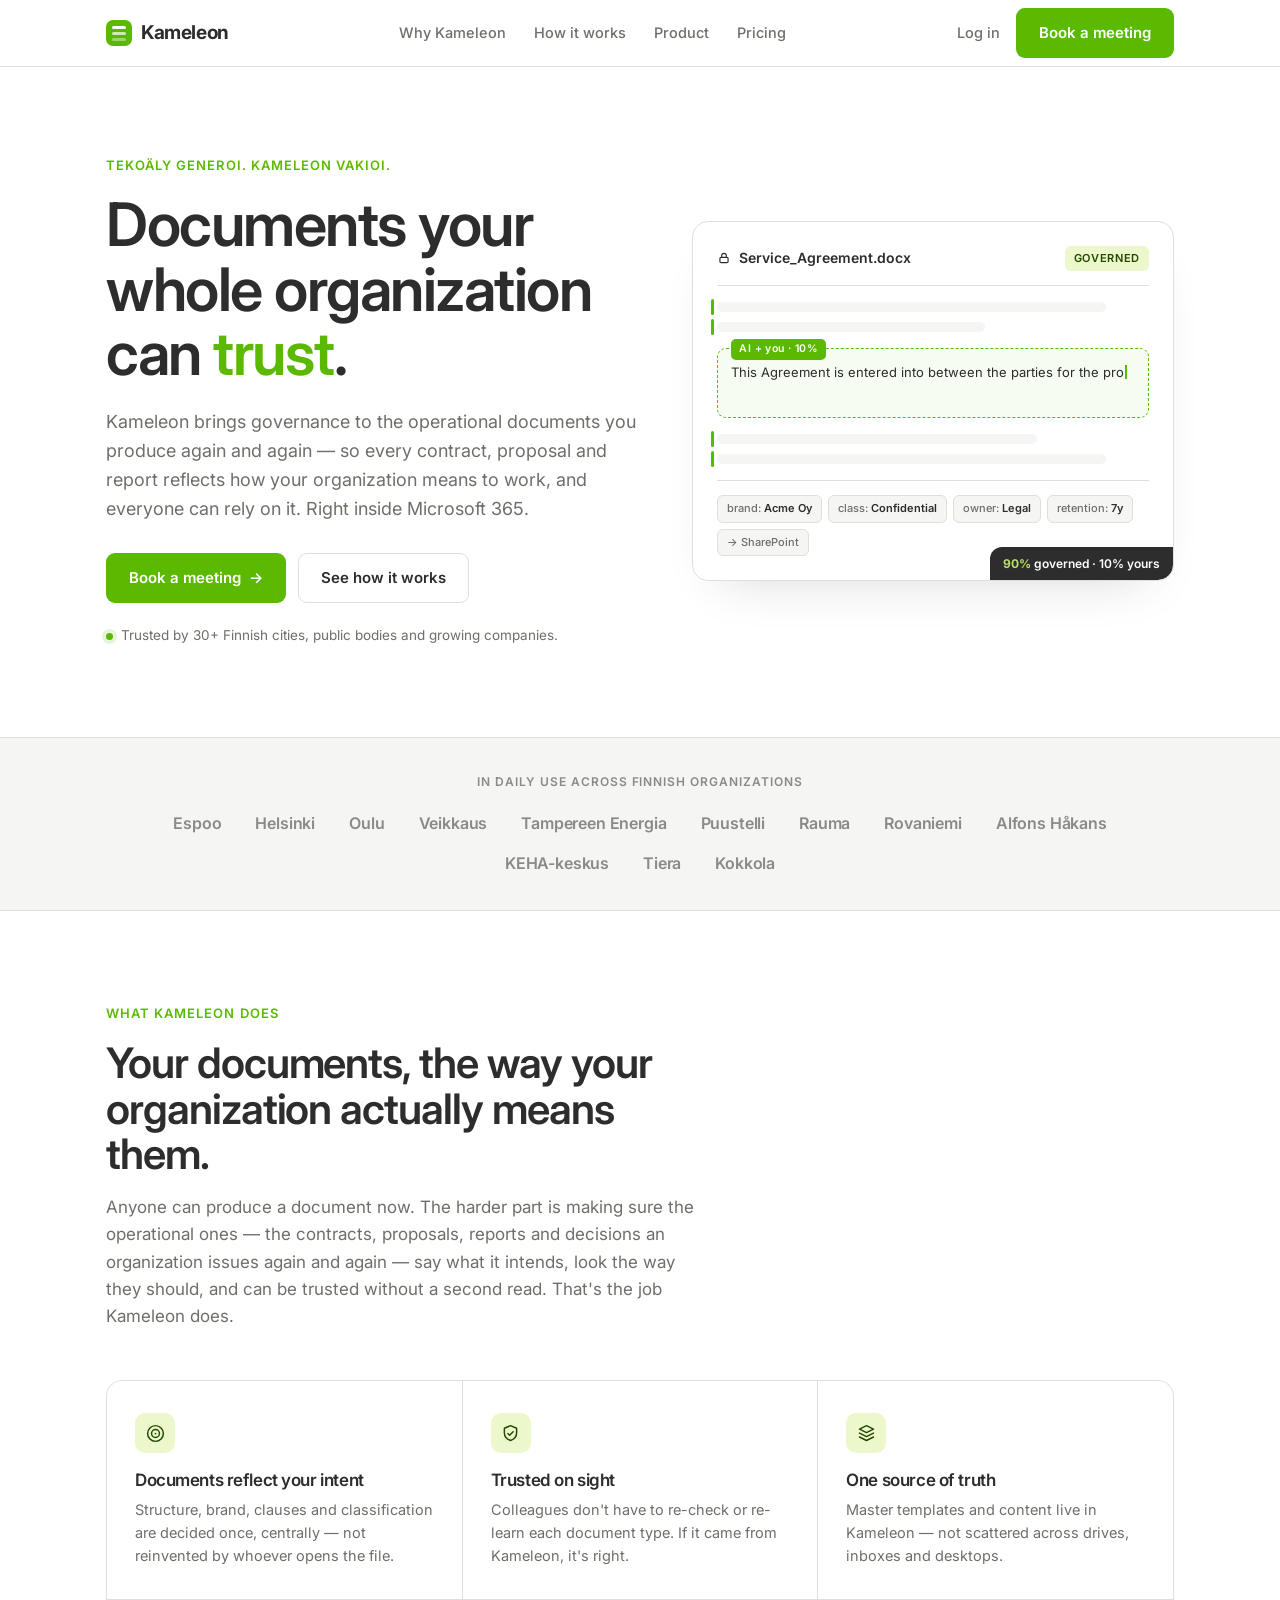
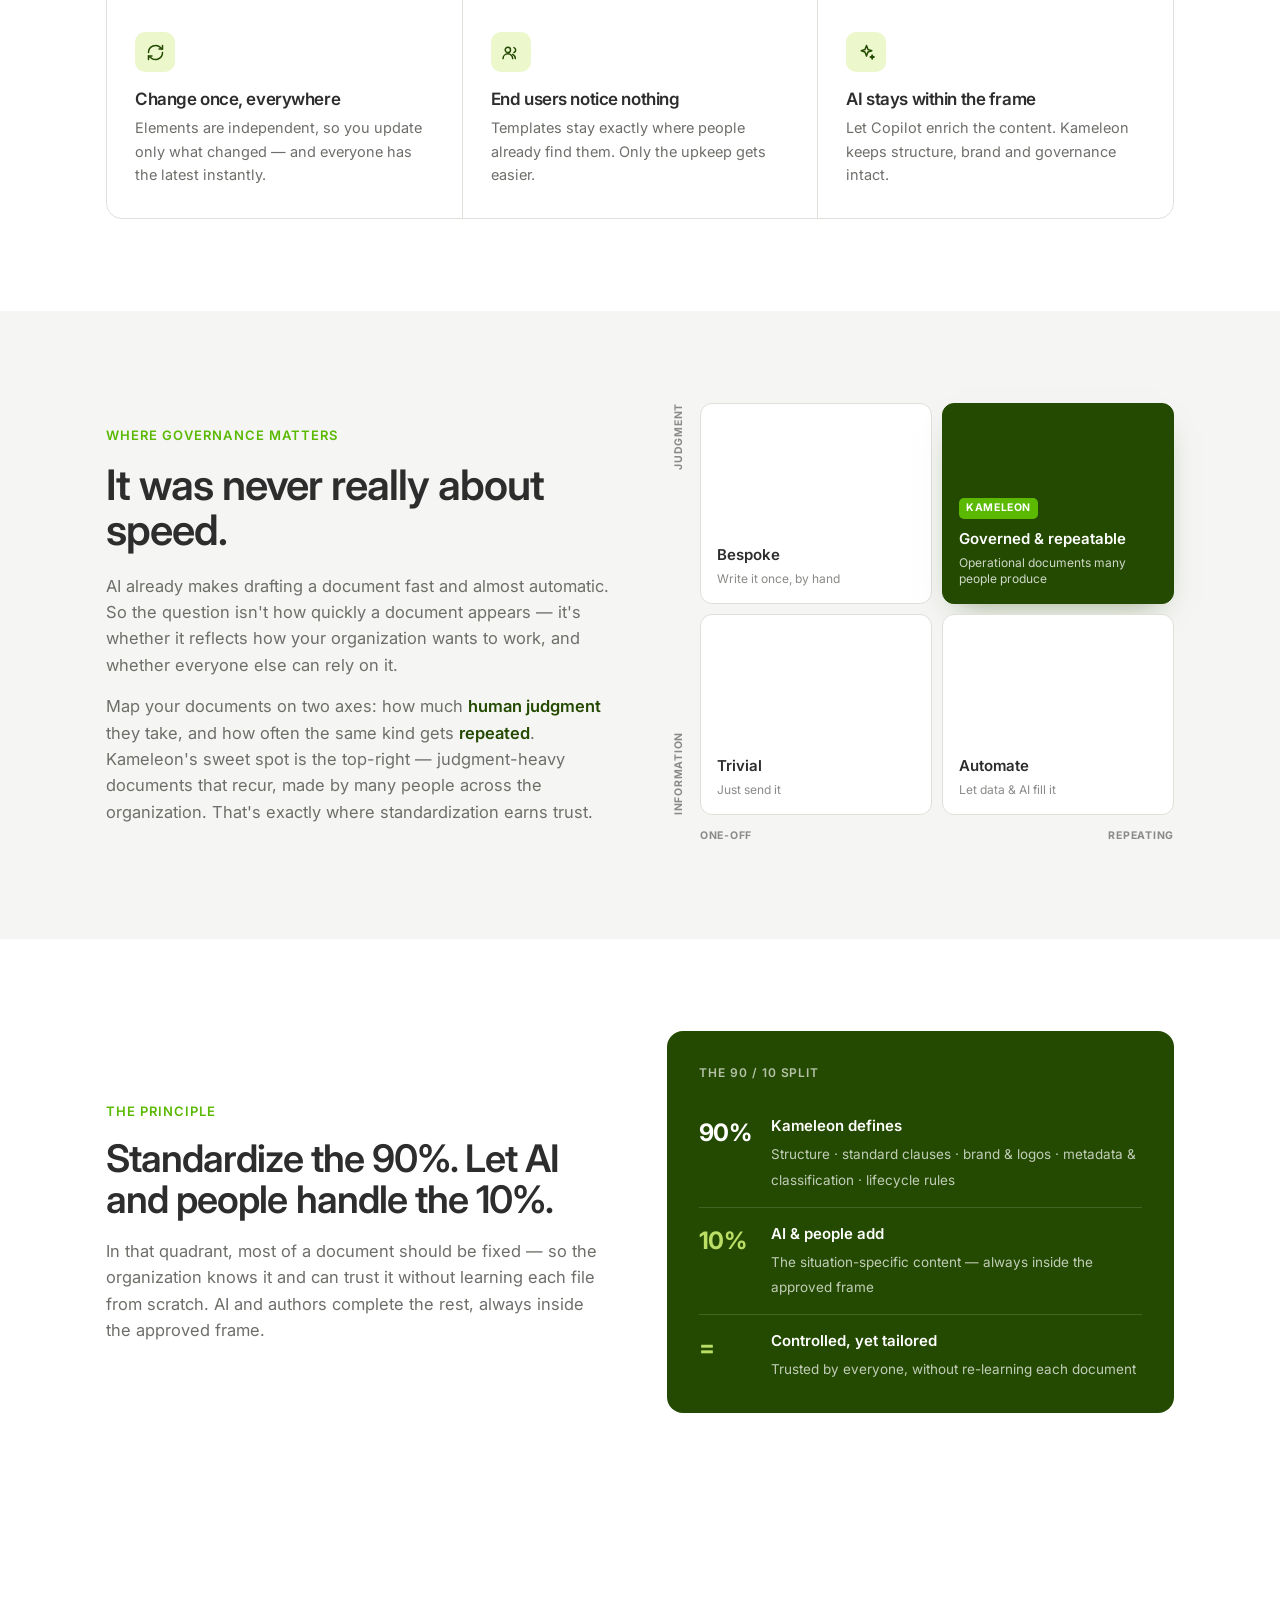
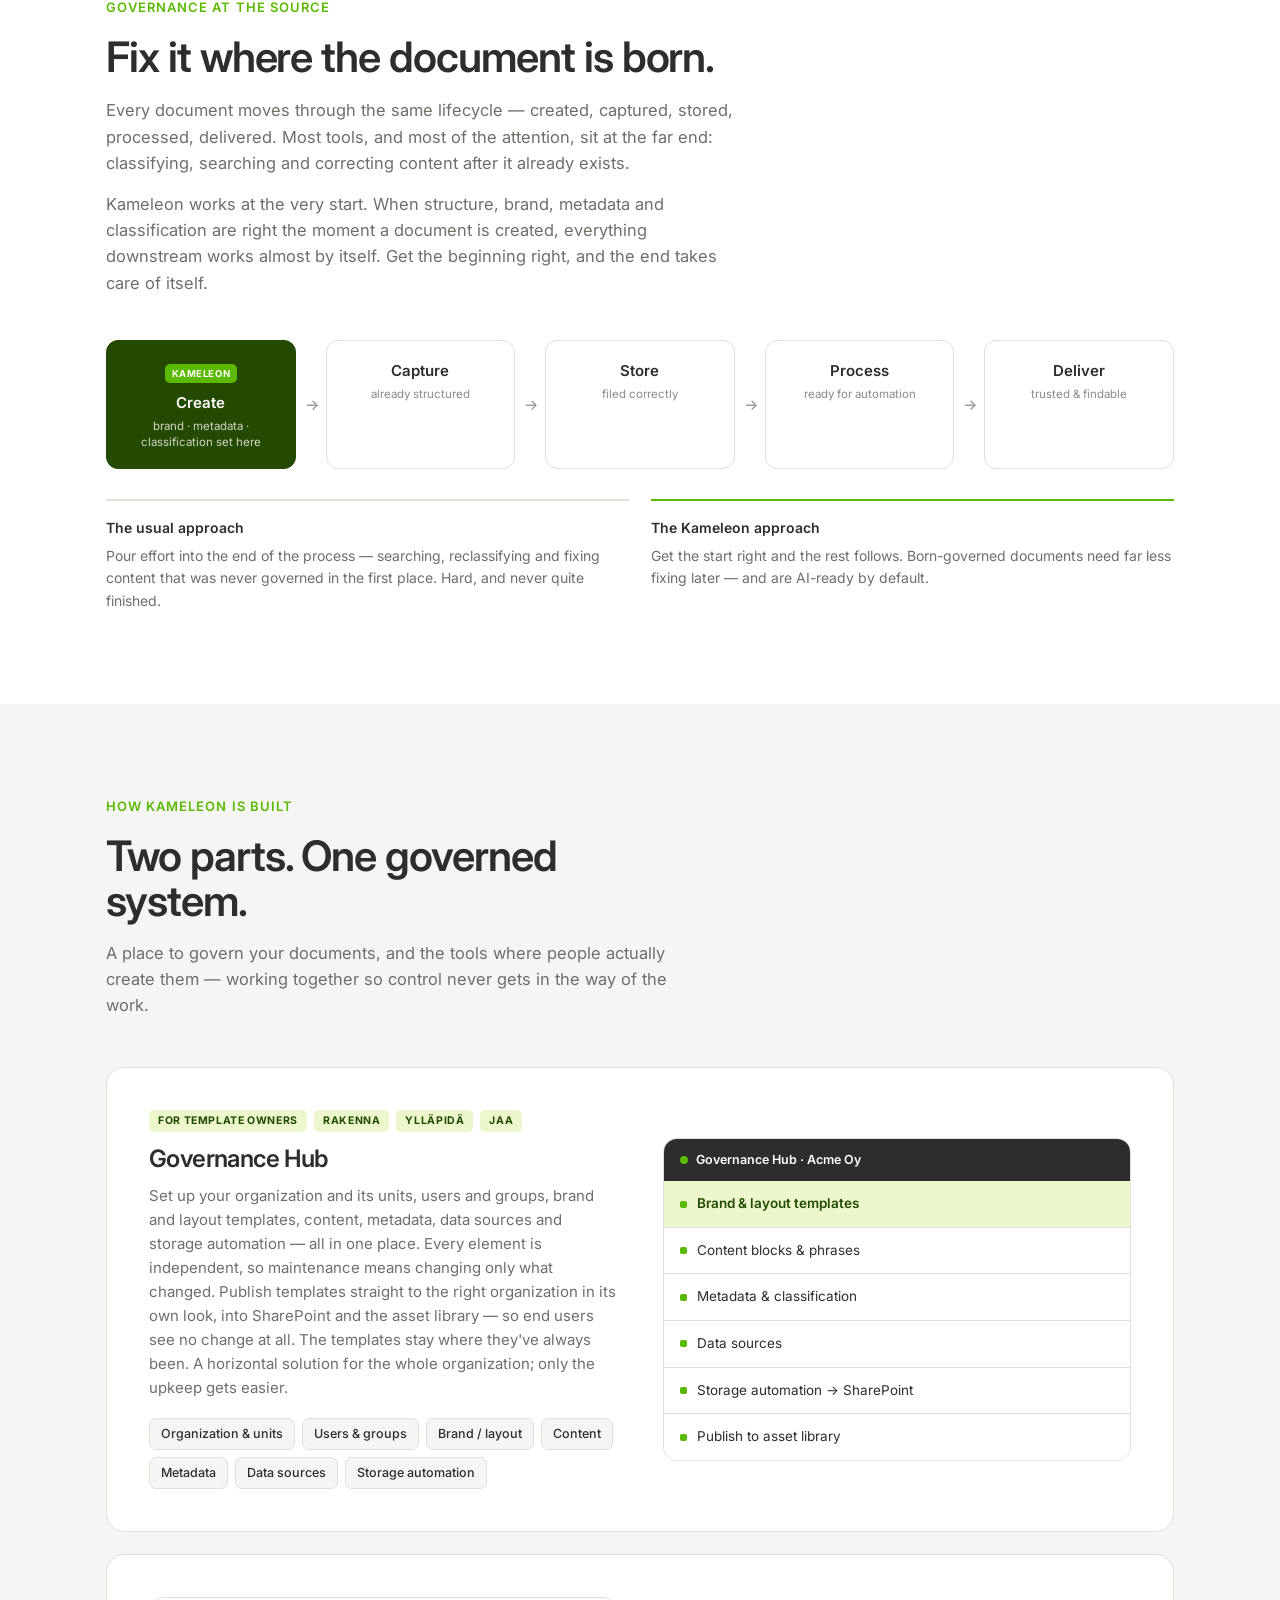
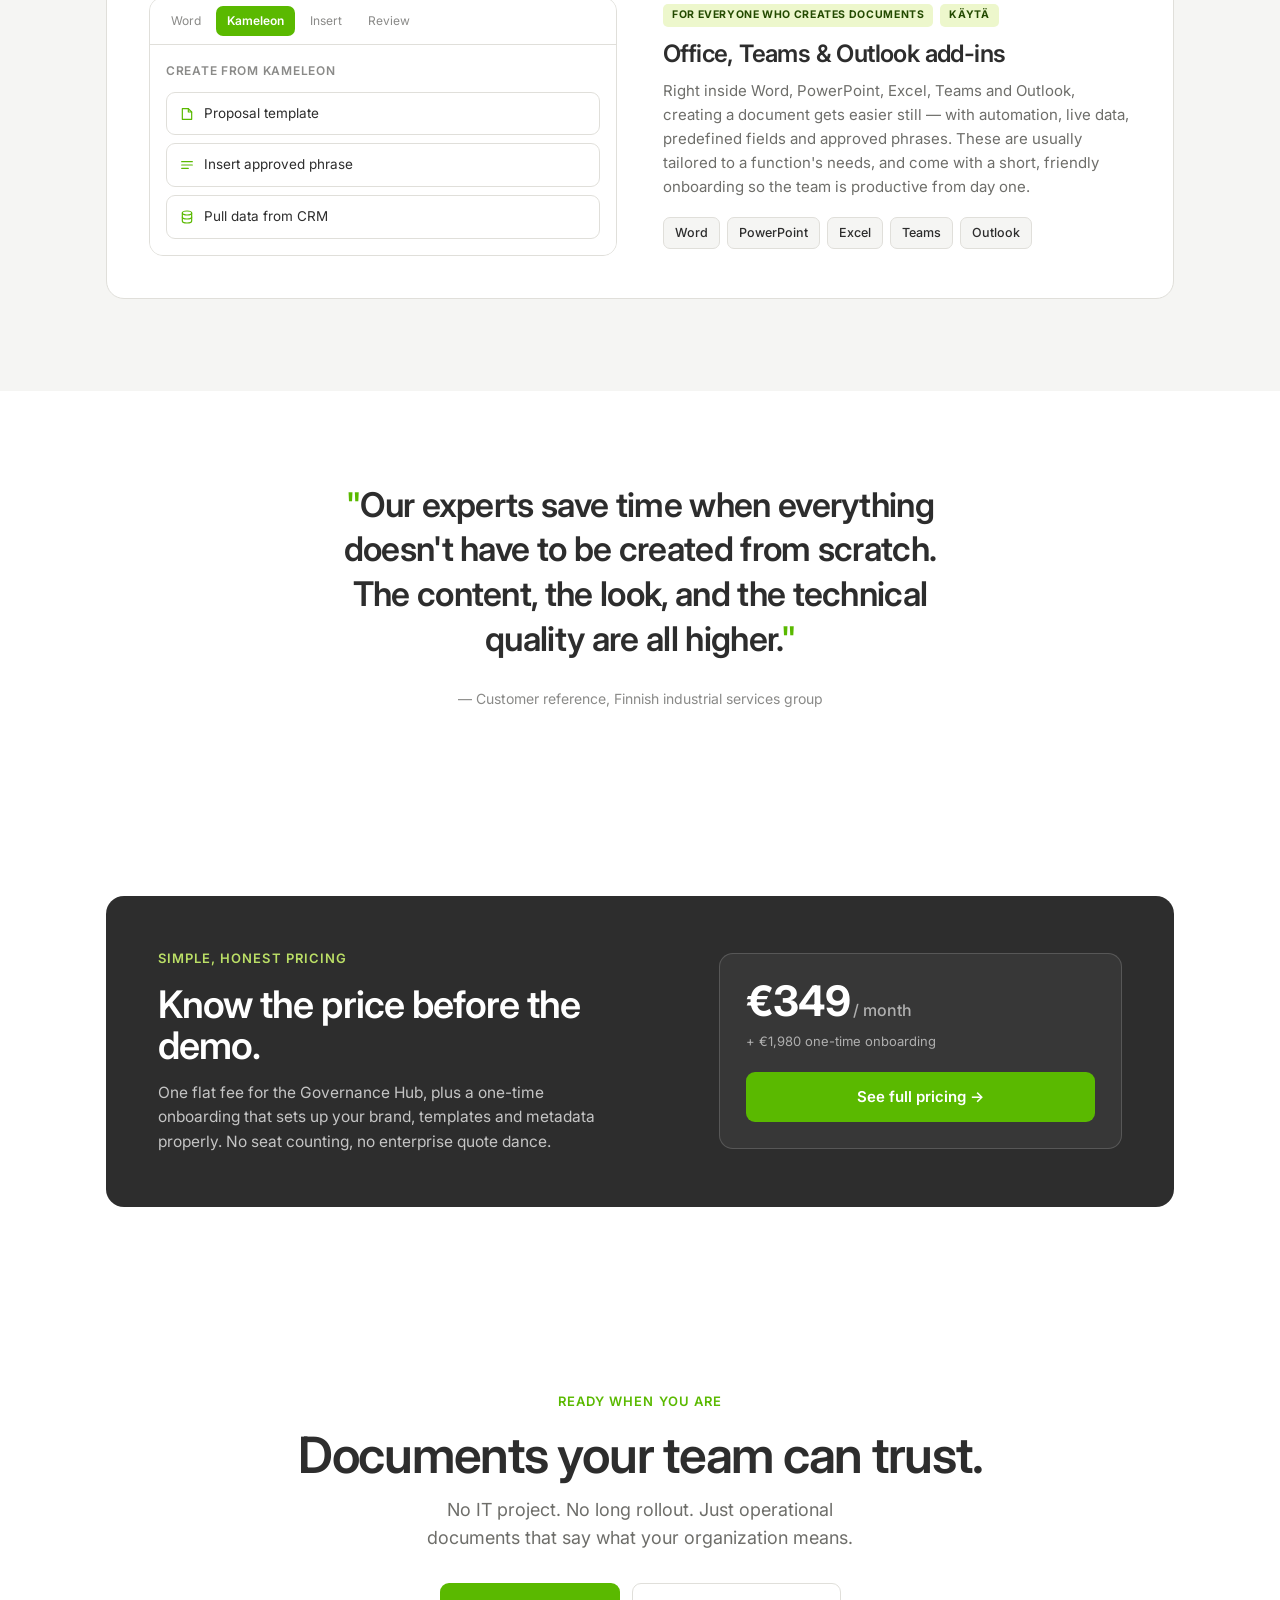
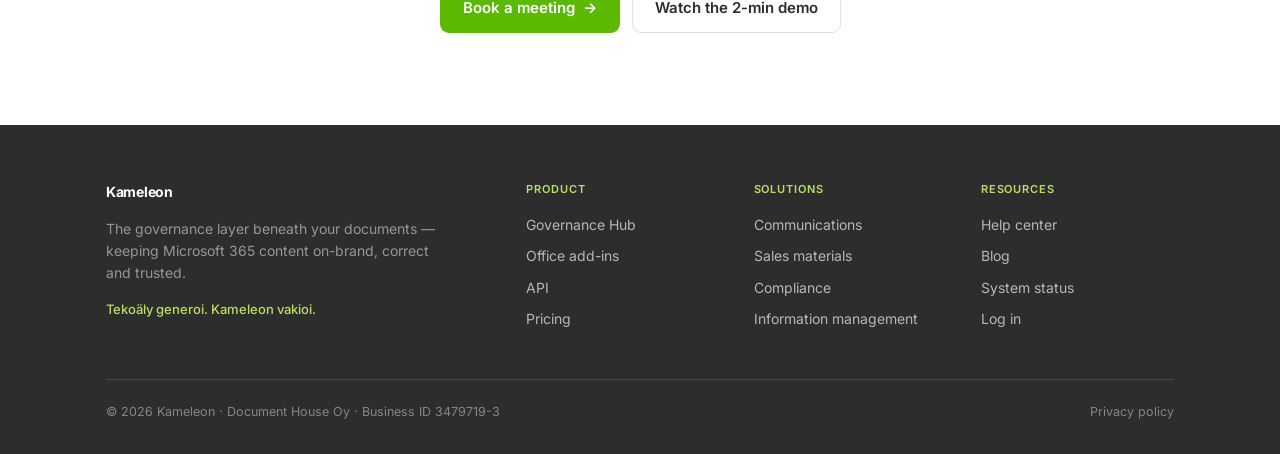
<file: kameleon-homepage_4.html>
<!DOCTYPE html>
<html lang="en">
<head>
<meta charset="UTF-8">
<meta name="viewport" content="width=device-width, initial-scale=1">
<title>Kameleon — Document Governance for Microsoft 365</title>
<link rel="preconnect" href="https://fonts.googleapis.com">
<link rel="preconnect" href="https://fonts.gstatic.com" crossorigin>
<link href="https://fonts.googleapis.com/css2?family=Inter:wght@400;500;600;700&display=swap" rel="stylesheet">
<style>
  :root{
    --green:#5AB900; --green-soft:#BBDF66; --forest:#234A00; --forest-mid:#3D8000; --tint:#EDF7CC;
    --ink:#2D2D2D; --muted:#6E6E6A; --secondary:#8A8A88;
    --bg:#FFFFFF; --surface:#F5F5F3; --line:#E0DFDA; --charcoal:#2D2D2D;
    --maxw:1120px;
  }
  *{box-sizing:border-box;margin:0;padding:0}
  html{scroll-behavior:smooth}
  body{font-family:'Inter',system-ui,-apple-system,sans-serif;color:var(--ink);background:var(--bg);line-height:1.6;-webkit-font-smoothing:antialiased;text-rendering:optimizeLegibility;overflow-x:hidden}
  h1,h2,h3{letter-spacing:-.025em;line-height:1.08;font-weight:600}
  a{color:inherit;text-decoration:none}
  .wrap{max-width:var(--maxw);margin:0 auto;padding:0 26px}
  section{padding:92px 0}
  .eyebrow{font-size:13px;text-transform:uppercase;letter-spacing:.08em;color:var(--green);font-weight:600;margin-bottom:16px;display:block}

  .btn{display:inline-flex;align-items:center;gap:8px;font-weight:600;font-size:15px;padding:12px 22px;border-radius:9px;transition:.16s ease;cursor:pointer;border:1px solid transparent}
  .btn-primary{background:var(--green);color:#fff}
  .btn-primary:hover{background:var(--forest-mid)}
  .btn-ghost{border-color:var(--line);color:var(--ink);background:#fff}
  .btn-ghost:hover{border-color:var(--forest-mid)}
  .btn-arrow{transition:transform .16s ease}.btn:hover .btn-arrow{transform:translateX(3px)}

  header.nav{position:sticky;top:0;z-index:50;background:rgba(255,255,255,.86);backdrop-filter:blur(10px);border-bottom:1px solid var(--line)}
  .nav-in{display:flex;align-items:center;justify-content:space-between;height:66px}
  .logo{display:flex;align-items:center;gap:9px;font-weight:700;font-size:19px;color:var(--ink);letter-spacing:-.02em}
  .logo-mark{width:26px;height:26px;border-radius:7px;background:var(--green);position:relative;flex:none}
  .logo-mark::after{content:"";position:absolute;inset:6px 6px auto 6px;height:3px;border-radius:2px;background:#fff;box-shadow:0 6px 0 rgba(255,255,255,.7),0 12px 0 rgba(255,255,255,.4)}
  .nav-links{display:flex;align-items:center;gap:28px;font-size:14.5px;font-weight:500;color:var(--muted)}
  .nav-links a:hover{color:var(--ink)}
  .nav-cta{display:flex;align-items:center;gap:16px}
  .nav-login{font-size:14.5px;font-weight:500;color:var(--muted)}
  @media(max-width:860px){.nav-links,.nav-login{display:none}}

  .hero{padding:88px 0 90px}
  .hero-grid{display:grid;grid-template-columns:1.05fr .95fr;gap:54px;align-items:center}
  .hero h1{font-size:clamp(38px,5vw,60px);font-weight:600;margin:6px 0 22px}
  .hero h1 .hl{color:var(--green)}
  .hero p.lede{font-size:18px;color:var(--muted);max-width:31em;margin-bottom:30px}
  .hero-cta{display:flex;gap:12px;flex-wrap:wrap}
  .hero-note{margin-top:22px;font-size:13.5px;color:var(--muted);display:flex;align-items:center;gap:8px}
  .dot{width:7px;height:7px;border-radius:50%;background:var(--green);display:inline-block;box-shadow:0 0 0 4px rgba(90,185,0,.15)}

  .doc{position:relative;background:#fff;border:1px solid var(--line);border-radius:16px;box-shadow:0 24px 48px -30px rgba(45,45,45,.22);padding:24px;overflow:hidden}
  .doc-top{display:flex;align-items:center;justify-content:space-between;border-bottom:1px solid var(--line);padding-bottom:14px;margin-bottom:16px}
  .doc-title{font-weight:600;font-size:14px;color:var(--ink);display:flex;align-items:center;gap:8px}
  .lock{width:14px;height:14px;flex:none}
  .doc-tag{font-size:11px;text-transform:uppercase;letter-spacing:.06em;padding:4px 9px;border-radius:6px;background:var(--tint);color:var(--forest);font-weight:600}
  .gov-line{height:10px;border-radius:5px;background:var(--surface);margin:10px 0;position:relative}
  .gov-line::after{content:"";position:absolute;left:-6px;top:50%;transform:translateY(-50%);width:3px;height:16px;background:var(--green);border-radius:2px}
  .gov-line.w1{width:62%}.gov-line.w2{width:90%}.gov-line.w3{width:74%}
  .ai-zone{margin:16px 0;border:1.5px dashed var(--green);border-radius:9px;background:rgba(90,185,0,.05);padding:13px 13px 15px;position:relative}
  .ai-badge{position:absolute;top:-10px;left:13px;background:var(--green);color:#fff;font-size:10.5px;font-weight:600;letter-spacing:.04em;padding:2px 8px;border-radius:5px}
  .ai-text{font-size:13px;color:var(--ink);min-height:40px}
  .ai-cursor{display:inline-block;width:2px;height:14px;background:var(--green);vertical-align:-2px;margin-left:1px;animation:blink 1s step-end infinite}
  @keyframes blink{50%{opacity:0}}
  .doc-meta{display:flex;flex-wrap:wrap;gap:6px;margin-top:16px;padding-top:14px;border-top:1px solid var(--line)}
  .meta-chip{font-size:11px;color:var(--muted);background:var(--surface);border:1px solid var(--line);padding:4px 9px;border-radius:6px;font-weight:500}
  .meta-chip b{color:var(--ink);font-weight:600}
  .ratio{position:absolute;right:0;bottom:0;background:var(--charcoal);color:#fff;font-weight:600;font-size:12px;padding:7px 13px;border-radius:12px 0 15px 0}
  .ratio b{color:var(--green-soft)}
  @media(max-width:860px){.hero-grid{grid-template-columns:1fr;gap:38px}.doc{order:-1}}

  .trust{border-top:1px solid var(--line);border-bottom:1px solid var(--line);background:var(--surface);padding:34px 0}
  .trust-label{text-align:center;font-size:12px;text-transform:uppercase;letter-spacing:.08em;color:var(--secondary);margin-bottom:20px;font-weight:600}
  .logos{display:flex;flex-wrap:wrap;justify-content:center;gap:14px 34px}
  .logos span{font-weight:600;font-size:16px;color:var(--secondary);letter-spacing:-.01em}

  /* benefits */
  .ben .lead{max-width:38em;margin-bottom:50px}
  .ben h2{font-size:clamp(28px,3.6vw,42px);font-weight:600;margin-bottom:18px;max-width:16em}
  .ben .lead p{font-size:17px;color:var(--muted)}
  .ben-grid{display:grid;grid-template-columns:repeat(3,1fr);gap:1px;background:var(--line);border:1px solid var(--line);border-radius:16px;overflow:hidden}
  .ben-cell{background:var(--bg);padding:32px 28px}
  .ben-cell:hover{background:var(--surface)}
  .ben-ic{width:40px;height:40px;border-radius:10px;background:var(--tint);display:flex;align-items:center;justify-content:center;margin-bottom:18px;color:var(--forest)}
  .ben-ic svg{width:21px;height:21px}
  .ben-cell h3{font-size:17px;font-weight:600;margin-bottom:8px;color:var(--ink)}
  .ben-cell p{font-size:14.5px;color:var(--muted)}
  @media(max-width:860px){.ben-grid{grid-template-columns:1fr}}

  /* matrix */
  .mtx{background:var(--surface)}
  .mtx-grid{display:grid;grid-template-columns:1fr 1fr;gap:56px;align-items:center}
  .mtx h2{font-size:clamp(28px,3.6vw,42px);font-weight:600;margin-bottom:20px}
  .mtx p{font-size:16.5px;color:var(--muted);max-width:34em}.mtx p+p{margin-top:15px}
  .mtx p .em{color:var(--forest);font-weight:600}
  .matrix{display:grid;grid-template-columns:22px 1fr;grid-template-rows:1fr 22px;gap:10px}
  .m-ylab{grid-column:1;grid-row:1;display:flex;flex-direction:column;justify-content:space-between;align-items:center}
  .m-ylab span{writing-mode:vertical-rl;transform:rotate(180deg);font-size:10.5px;text-transform:uppercase;letter-spacing:.07em;color:var(--secondary);font-weight:700}
  .m-grid{grid-column:2;grid-row:1;display:grid;grid-template-columns:1fr 1fr;grid-template-rows:1fr 1fr;gap:10px;aspect-ratio:1.15/1}
  .m-cell{border:1px solid var(--line);border-radius:12px;padding:16px;display:flex;flex-direction:column;justify-content:flex-end;background:var(--bg);font-weight:600;font-size:15px;color:var(--ink);min-height:104px}
  .m-cell small{font-weight:400;color:var(--secondary);font-size:12px;margin-top:4px;line-height:1.35}
  .m-cell.hot{background:var(--forest);border-color:var(--forest);color:#fff;box-shadow:0 14px 30px -16px rgba(35,74,0,.5)}
  .m-cell.hot small{color:rgba(255,255,255,.78)}
  .m-cell.hot .tagme{display:inline-block;font-size:10.5px;text-transform:uppercase;letter-spacing:.06em;background:var(--green);color:#fff;padding:2px 7px;border-radius:5px;margin-bottom:8px;align-self:flex-start;font-weight:700}
  .m-xlab{grid-column:2;grid-row:2;display:flex;justify-content:space-between;align-items:center}
  .m-xlab span{font-size:10.5px;text-transform:uppercase;letter-spacing:.07em;color:var(--secondary);font-weight:700}
  @media(max-width:860px){.mtx-grid{grid-template-columns:1fr;gap:36px}}

  /* 90/10 principle */
  .prin-grid{display:grid;grid-template-columns:1fr 1fr;gap:54px;align-items:center}
  .prin h2{font-size:clamp(26px,3.3vw,38px);font-weight:600;margin-bottom:18px}
  .prin p{font-size:16.5px;color:var(--muted);max-width:34em}
  .split-card{background:var(--forest);border-radius:16px;padding:32px;color:#fff}
  .split-card .sc-h{font-size:12px;text-transform:uppercase;letter-spacing:.08em;opacity:.66;margin-bottom:18px;font-weight:600}
  .sc-row{display:flex;align-items:flex-start;gap:14px;padding:14px 0;border-bottom:1px solid rgba(255,255,255,.14)}
  .sc-row:last-child{border-bottom:none;padding-bottom:0}
  .sc-key{font-weight:700;font-size:24px;flex:none;width:58px;letter-spacing:-.03em}
  .sc-key.g{color:var(--green-soft)}
  .sc-body strong{display:block;font-size:15px;margin-bottom:3px;font-weight:600}
  .sc-body span{font-size:13.5px;color:rgba(255,255,255,.72)}
  @media(max-width:860px){.prin-grid{grid-template-columns:1fr;gap:34px}}

  /* governance at the source */
  .source-head{max-width:40em;margin-bottom:44px}
  .source-head h2{font-size:clamp(28px,3.6vw,42px);font-weight:600;margin-bottom:18px}
  .source-head p{font-size:16.5px;color:var(--muted)}
  .source-head p+p{margin-top:14px}
  .flow{display:flex;align-items:stretch;gap:30px;flex-wrap:nowrap}
  .phase{flex:1;border:1px solid var(--line);border-radius:12px;background:var(--bg);padding:18px 14px;text-align:center;position:relative}
  .phase+.phase::before{content:"→";position:absolute;left:-22px;top:50%;transform:translateY(-50%);color:var(--secondary);font-size:15px}
  .phase .pn{font-weight:600;font-size:15px;color:var(--ink)}
  .phase .pc{font-size:11.5px;color:var(--secondary);margin-top:4px;line-height:1.35}
  .phase.first{background:var(--forest);border-color:var(--forest)}
  .phase.first .pn{color:#fff}
  .phase.first .pc{color:rgba(255,255,255,.78)}
  .phase.first .ptag{display:inline-block;font-size:9.5px;text-transform:uppercase;letter-spacing:.06em;background:var(--green);color:#fff;font-weight:700;padding:2px 7px;border-radius:5px;margin-bottom:8px}
  .flow-cap{display:flex;gap:22px;margin-top:30px}
  .flow-col{flex:1;border-top:2px solid var(--line);padding-top:16px}
  .flow-col.good{border-top-color:var(--green)}
  .flow-col h4{font-size:14px;font-weight:600;color:var(--ink);margin-bottom:5px;letter-spacing:0}
  .flow-col p{font-size:14px;color:var(--muted)}
  @media(max-width:860px){.flow{flex-wrap:wrap;gap:10px}.phase{flex:1 1 44%}.phase+.phase::before{display:none}.flow-cap{flex-direction:column;gap:18px}}

  /* features: two parts */
  .parts{background:var(--surface)}
  .parts-head{max-width:36em;margin-bottom:48px}
  .parts-head h2{font-size:clamp(28px,3.6vw,42px);font-weight:600;margin-bottom:16px}
  .parts-head p{font-size:16.5px;color:var(--muted)}
  .part{display:grid;grid-template-columns:1fr 1fr;gap:46px;align-items:center;background:var(--bg);border:1px solid var(--line);border-radius:18px;padding:42px;margin-bottom:22px}
  .part:last-child{margin-bottom:0}
  .part-steps{display:flex;gap:7px;flex-wrap:wrap;margin-bottom:14px}
  .part-steps span{font-size:10.5px;text-transform:uppercase;letter-spacing:.06em;font-weight:700;color:var(--forest);background:var(--tint);padding:3px 9px;border-radius:5px}
  .part h3{font-size:24px;font-weight:600;margin-bottom:12px;color:var(--ink)}
  .part p{font-size:15px;color:var(--muted);margin-bottom:18px}
  .chips{display:flex;flex-wrap:wrap;gap:7px}
  .chips span{font-size:12.5px;color:var(--ink);background:var(--surface);border:1px solid var(--line);padding:5px 11px;border-radius:7px;font-weight:500}
  .part.flip .part-visual{order:-1}
  @media(max-width:860px){.part{grid-template-columns:1fr;gap:28px;padding:30px}.part.flip .part-visual{order:0}}

  /* mocks */
  .mock{border:1px solid var(--line);border-radius:14px;background:var(--surface);overflow:hidden}
  .mock-top{background:var(--charcoal);color:#fff;font-size:12.5px;font-weight:600;padding:11px 16px;display:flex;align-items:center;gap:8px}
  .mock-dot{width:8px;height:8px;border-radius:50%;background:var(--green)}
  .hub-row{display:flex;align-items:center;gap:10px;padding:12px 16px;border-bottom:1px solid var(--line);font-size:13.5px;color:var(--ink);background:#fff}
  .hub-row:last-child{border-bottom:none}
  .hub-row .hd{width:7px;height:7px;border-radius:2px;background:var(--green);flex:none}
  .hub-row.active{background:var(--tint);font-weight:600;color:var(--forest)}
  .ribbon{display:flex;gap:4px;background:#fff;border-bottom:1px solid var(--line);padding:8px 10px}
  .ribbon span{font-size:12px;color:var(--secondary);padding:5px 11px;border-radius:7px}
  .ribbon span.on{background:var(--green);color:#fff;font-weight:600}
  .pane{padding:16px;background:#fff}
  .pane-h{font-size:12px;text-transform:uppercase;letter-spacing:.06em;color:var(--secondary);font-weight:600;margin-bottom:12px}
  .pane-item{display:flex;align-items:center;gap:9px;font-size:13.5px;color:var(--ink);padding:10px 12px;border:1px solid var(--line);border-radius:9px;margin-bottom:8px}
  .pane-item:last-child{margin-bottom:0}
  .pane-item .pi{width:16px;height:16px;color:var(--green);flex:none}

  /* quote */
  .quote{text-align:center}
  .quote blockquote{font-weight:600;font-size:clamp(23px,3vw,34px);line-height:1.32;max-width:18em;margin:0 auto 24px;color:var(--ink);letter-spacing:-.02em}
  .quote blockquote .qm{color:var(--green)}
  .quote cite{font-style:normal;font-size:14px;color:var(--secondary)}

  /* pricing */
  .price{background:var(--charcoal);color:#fff;border-radius:18px;padding:52px;display:grid;grid-template-columns:1.3fr 1fr;gap:38px;align-items:center}
  .price .eyebrow{color:var(--green-soft)}
  .price h2{font-size:clamp(26px,3.2vw,38px);font-weight:600;margin-bottom:14px}
  .price p{color:rgba(255,255,255,.72);font-size:15.5px;max-width:30em}
  .price-box{background:rgba(255,255,255,.05);border:1px solid rgba(255,255,255,.16);border-radius:14px;padding:26px}
  .price-amt{font-size:42px;font-weight:700;line-height:1;letter-spacing:-.03em}
  .price-amt small{font-size:16px;color:rgba(255,255,255,.6);font-weight:500;letter-spacing:0}
  .price-sub{font-size:13px;color:rgba(255,255,255,.6);margin:9px 0 20px}
  .price .btn-primary{background:var(--green);color:#fff;width:100%;justify-content:center}
  .price .btn-primary:hover{background:#66cc00}
  @media(max-width:860px){.price{grid-template-columns:1fr;padding:34px}}

  .final{text-align:center}
  .final h2{font-size:clamp(30px,4.2vw,50px);font-weight:600;margin-bottom:14px}
  .final p{font-size:18px;color:var(--muted);max-width:26em;margin:0 auto 30px}
  .final .hero-cta{justify-content:center}

  footer{background:var(--charcoal);color:rgba(255,255,255,.66);padding:56px 0 32px;font-size:14px}
  .foot-grid{display:grid;grid-template-columns:2fr 1fr 1fr 1fr;gap:34px;padding-bottom:40px;border-bottom:1px solid rgba(255,255,255,.12)}
  .foot-grid h4{font-size:11px;text-transform:uppercase;letter-spacing:.08em;color:var(--green-soft);margin-bottom:15px;font-weight:600}
  .foot-grid a{display:block;color:rgba(255,255,255,.66);margin-bottom:9px;font-size:14px}
  .foot-grid a:hover{color:#fff}
  .foot-brand .logo{color:#fff;margin-bottom:14px}
  .foot-brand .logo .logo-mark::after{background:var(--charcoal);box-shadow:0 6px 0 var(--charcoal),0 12px 0 rgba(45,45,45,.6)}
  .foot-brand p{font-size:14px;color:rgba(255,255,255,.5);max-width:24em}
  .foot-tag{font-size:13px;color:var(--green-soft);margin-top:14px;font-weight:500}
  .foot-bot{display:flex;justify-content:space-between;flex-wrap:wrap;gap:12px;padding-top:22px;font-size:12.5px;color:rgba(255,255,255,.42)}
  @media(max-width:860px){.foot-grid{grid-template-columns:1fr 1fr}}

  @media(prefers-reduced-motion:reduce){*{animation:none!important;transition:none!important}}
</style>
</head>
<body>

<header class="nav">
  <div class="wrap nav-in">
    <a class="logo" href="#"><span class="logo-mark"></span>Kameleon</a>
    <nav class="nav-links">
      <a href="#benefits">Why Kameleon</a>
      <a href="#how">How it works</a>
      <a href="#parts">Product</a>
      <a href="#pricing">Pricing</a>
    </nav>
    <div class="nav-cta">
      <a class="nav-login" href="#">Log in</a>
      <a class="btn btn-primary" href="#cta">Book a meeting</a>
    </div>
  </div>
</header>

<!-- HERO -->
<section class="hero">
  <div class="wrap hero-grid">
    <div>
      <span class="eyebrow">Tekoäly generoi. Kameleon vakioi.</span>
      <h1>Documents your whole organization can <span class="hl">trust</span>.</h1>
      <p class="lede">Kameleon brings governance to the operational documents you produce again and again — so every contract, proposal and report reflects how your organization means to work, and everyone can rely on it. Right inside Microsoft 365.</p>
      <div class="hero-cta">
        <a class="btn btn-primary" href="#cta">Book a meeting <span class="btn-arrow">→</span></a>
        <a class="btn btn-ghost" href="#benefits">See how it works</a>
      </div>
      <div class="hero-note"><span class="dot"></span> Trusted by 30+ Finnish cities, public bodies and growing companies.</div>
    </div>
    <div class="doc" aria-hidden="true">
      <div class="doc-top">
        <div class="doc-title">
          <svg class="lock" viewBox="0 0 24 24" fill="none" stroke="#2D2D2D" stroke-width="2"><rect x="5" y="11" width="14" height="9" rx="2"/><path d="M8 11V8a4 4 0 0 1 8 0v3"/></svg>
          Service_Agreement.docx
        </div>
        <div class="doc-tag">Governed</div>
      </div>
      <div class="gov-line w2"></div>
      <div class="gov-line w1"></div>
      <div class="ai-zone">
        <span class="ai-badge">AI + you · 10%</span>
        <div class="ai-text"><span id="aiText"></span><span class="ai-cursor"></span></div>
      </div>
      <div class="gov-line w3"></div>
      <div class="gov-line w2"></div>
      <div class="doc-meta">
        <span class="meta-chip">brand: <b>Acme Oy</b></span>
        <span class="meta-chip">class: <b>Confidential</b></span>
        <span class="meta-chip">owner: <b>Legal</b></span>
        <span class="meta-chip">retention: <b>7y</b></span>
        <span class="meta-chip">→ SharePoint</span>
      </div>
      <div class="ratio"><b>90%</b> governed · 10% yours</div>
    </div>
  </div>
</section>

<!-- TRUST -->
<div class="trust">
  <div class="trust-label">In daily use across Finnish organizations</div>
  <div class="wrap logos">
    <span>Espoo</span><span>Helsinki</span><span>Oulu</span><span>Veikkaus</span><span>Tampereen Energia</span><span>Puustelli</span><span>Rauma</span><span>Rovaniemi</span><span>Alfons Håkans</span><span>KEHA-keskus</span><span>Tiera</span><span>Kokkola</span>
  </div>
</div>

<!-- BENEFITS / mental image first -->
<section class="ben" id="benefits">
  <div class="wrap">
    <div class="lead">
      <span class="eyebrow">What Kameleon does</span>
      <h2>Your documents, the way your organization actually means them.</h2>
      <p>Anyone can produce a document now. The harder part is making sure the operational ones — the contracts, proposals, reports and decisions an organization issues again and again — say what it intends, look the way they should, and can be trusted without a second read. That's the job Kameleon does.</p>
    </div>
    <div class="ben-grid">
      <div class="ben-cell">
        <div class="ben-ic"><svg viewBox="0 0 24 24" fill="none" stroke="currentColor" stroke-width="1.7" stroke-linecap="round" stroke-linejoin="round"><circle cx="12" cy="12" r="9"/><circle cx="12" cy="12" r="4.5"/><circle cx="12" cy="12" r="1" fill="currentColor" stroke="none"/></svg></div>
        <h3>Documents reflect your intent</h3>
        <p>Structure, brand, clauses and classification are decided once, centrally — not reinvented by whoever opens the file.</p>
      </div>
      <div class="ben-cell">
        <div class="ben-ic"><svg viewBox="0 0 24 24" fill="none" stroke="currentColor" stroke-width="1.7" stroke-linecap="round" stroke-linejoin="round"><path d="M12 3l7 3v5c0 4.5-3 7.5-7 9-4-1.5-7-4.5-7-9V6l7-3z"/><path d="M9 12l2 2 4-4"/></svg></div>
        <h3>Trusted on sight</h3>
        <p>Colleagues don't have to re-check or re-learn each document type. If it came from Kameleon, it's right.</p>
      </div>
      <div class="ben-cell">
        <div class="ben-ic"><svg viewBox="0 0 24 24" fill="none" stroke="currentColor" stroke-width="1.7" stroke-linecap="round" stroke-linejoin="round"><path d="M12 3l8 4-8 4-8-4 8-4z"/><path d="M4 11.5l8 4 8-4"/><path d="M4 16l8 4 8-4"/></svg></div>
        <h3>One source of truth</h3>
        <p>Master templates and content live in Kameleon — not scattered across drives, inboxes and desktops.</p>
      </div>
      <div class="ben-cell">
        <div class="ben-ic"><svg viewBox="0 0 24 24" fill="none" stroke="currentColor" stroke-width="1.7" stroke-linecap="round" stroke-linejoin="round"><path d="M4 12a8 8 0 0 1 13.7-5.6L20 8"/><path d="M20 4v4h-4"/><path d="M20 12a8 8 0 0 1-13.7 5.6L4 16"/><path d="M4 20v-4h4"/></svg></div>
        <h3>Change once, everywhere</h3>
        <p>Elements are independent, so you update only what changed — and everyone has the latest instantly.</p>
      </div>
      <div class="ben-cell">
        <div class="ben-ic"><svg viewBox="0 0 24 24" fill="none" stroke="currentColor" stroke-width="1.7" stroke-linecap="round" stroke-linejoin="round"><circle cx="9" cy="9" r="3"/><path d="M3.5 19a5.5 5.5 0 0 1 11 0"/><path d="M16 6.4a3 3 0 0 1 0 5.6"/><path d="M17.5 19a5.5 5.5 0 0 0-3-4.9"/></svg></div>
        <h3>End users notice nothing</h3>
        <p>Templates stay exactly where people already find them. Only the upkeep gets easier.</p>
      </div>
      <div class="ben-cell">
        <div class="ben-ic"><svg viewBox="0 0 24 24" fill="none" stroke="currentColor" stroke-width="1.7" stroke-linecap="round" stroke-linejoin="round"><path d="M12 4l1.7 4.6L18 10l-4.3 1.4L12 16l-1.7-4.6L6 10l4.3-1.4L12 4z"/><path d="M18.5 15l.6 1.6 1.6.6-1.6.6-.6 1.6-.6-1.6-1.6-.6 1.6-.6.6-1.6z"/></svg></div>
        <h3>AI stays within the frame</h3>
        <p>Let Copilot enrich the content. Kameleon keeps structure, brand and governance intact.</p>
      </div>
    </div>
  </div>
</section>

<!-- MATRIX: the argument -->
<section class="mtx" id="how">
  <div class="wrap mtx-grid">
    <div>
      <span class="eyebrow">Where governance matters</span>
      <h2>It was never really about speed.</h2>
      <p>AI already makes drafting a document fast and almost automatic. So the question isn't how quickly a document appears — it's whether it reflects how your organization wants to work, and whether everyone else can rely on it.</p>
      <p>Map your documents on two axes: how much <span class="em">human judgment</span> they take, and how often the same kind gets <span class="em">repeated</span>. Kameleon's sweet spot is the top-right — judgment-heavy documents that recur, made by many people across the organization. That's exactly where standardization earns trust.</p>
    </div>
    <div class="matrix" aria-hidden="true">
      <div class="m-ylab"><span>Judgment</span><span>Information</span></div>
      <div class="m-grid">
        <div class="m-cell">Bespoke<small>Write it once, by hand</small></div>
        <div class="m-cell hot"><span class="tagme">Kameleon</span>Governed &amp; repeatable<small>Operational documents many people produce</small></div>
        <div class="m-cell">Trivial<small>Just send it</small></div>
        <div class="m-cell">Automate<small>Let data &amp; AI fill it</small></div>
      </div>
      <div class="m-xlab"><span>One-off</span><span>Repeating</span></div>
    </div>
  </div>
</section>

<!-- 90/10 principle -->
<section class="prin">
  <div class="wrap prin-grid">
    <div>
      <span class="eyebrow">The principle</span>
      <h2>Standardize the 90%. Let AI and people handle the 10%.</h2>
      <p>In that quadrant, most of a document should be fixed — so the organization knows it and can trust it without learning each file from scratch. AI and authors complete the rest, always inside the approved frame.</p>
    </div>
    <div class="split-card">
      <div class="sc-h">The 90 / 10 split</div>
      <div class="sc-row"><div class="sc-key">90%</div><div class="sc-body"><strong>Kameleon defines</strong><span>Structure · standard clauses · brand &amp; logos · metadata &amp; classification · lifecycle rules</span></div></div>
      <div class="sc-row"><div class="sc-key g">10%</div><div class="sc-body"><strong>AI &amp; people add</strong><span>The situation-specific content — always inside the approved frame</span></div></div>
      <div class="sc-row"><div class="sc-key g">=</div><div class="sc-body"><strong>Controlled, yet tailored</strong><span>Trusted by everyone, without re-learning each document</span></div></div>
    </div>
  </div>
</section>

<!-- GOVERNANCE AT THE SOURCE -->
<section class="source">
  <div class="wrap">
    <div class="source-head">
      <span class="eyebrow">Governance at the source</span>
      <h2>Fix it where the document is born.</h2>
      <p>Every document moves through the same lifecycle — created, captured, stored, processed, delivered. Most tools, and most of the attention, sit at the far end: classifying, searching and correcting content after it already exists.</p>
      <p>Kameleon works at the very start. When structure, brand, metadata and classification are right the moment a document is created, everything downstream works almost by itself. Get the beginning right, and the end takes care of itself.</p>
    </div>
    <div class="flow" aria-hidden="true">
      <div class="phase first"><span class="ptag">Kameleon</span><div class="pn">Create</div><div class="pc">brand · metadata · classification set here</div></div>
      <div class="phase"><div class="pn">Capture</div><div class="pc">already structured</div></div>
      <div class="phase"><div class="pn">Store</div><div class="pc">filed correctly</div></div>
      <div class="phase"><div class="pn">Process</div><div class="pc">ready for automation</div></div>
      <div class="phase"><div class="pn">Deliver</div><div class="pc">trusted &amp; findable</div></div>
    </div>
    <div class="flow-cap">
      <div class="flow-col"><h4>The usual approach</h4><p>Pour effort into the end of the process — searching, reclassifying and fixing content that was never governed in the first place. Hard, and never quite finished.</p></div>
      <div class="flow-col good"><h4>The Kameleon approach</h4><p>Get the start right and the rest follows. Born-governed documents need far less fixing later — and are AI-ready by default.</p></div>
    </div>
  </div>
</section>

<!-- FEATURES: two parts -->
<section class="parts" id="parts">
  <div class="wrap">
    <div class="parts-head">
      <span class="eyebrow">How Kameleon is built</span>
      <h2>Two parts. One governed system.</h2>
      <p>A place to govern your documents, and the tools where people actually create them — working together so control never gets in the way of the work.</p>
    </div>

    <!-- Part 1 -->
    <div class="part">
      <div>
        <div class="part-steps"><span>For template owners</span><span>Rakenna</span><span>Ylläpidä</span><span>Jaa</span></div>
        <h3>Governance Hub</h3>
        <p>Set up your organization and its units, users and groups, brand and layout templates, content, metadata, data sources and storage automation — all in one place. Every element is independent, so maintenance means changing only what changed. Publish templates straight to the right organization in its own look, into SharePoint and the asset library — so end users see no change at all. The templates stay where they've always been. A horizontal solution for the whole organization; only the upkeep gets easier.</p>
        <div class="chips"><span>Organization &amp; units</span><span>Users &amp; groups</span><span>Brand / layout</span><span>Content</span><span>Metadata</span><span>Data sources</span><span>Storage automation</span></div>
      </div>
      <div class="part-visual">
        <div class="mock">
          <div class="mock-top"><span class="mock-dot"></span> Governance Hub · Acme Oy</div>
          <div class="hub-row active"><span class="hd"></span> Brand &amp; layout templates</div>
          <div class="hub-row"><span class="hd"></span> Content blocks &amp; phrases</div>
          <div class="hub-row"><span class="hd"></span> Metadata &amp; classification</div>
          <div class="hub-row"><span class="hd"></span> Data sources</div>
          <div class="hub-row"><span class="hd"></span> Storage automation → SharePoint</div>
          <div class="hub-row"><span class="hd"></span> Publish to asset library</div>
        </div>
      </div>
    </div>

    <!-- Part 2 -->
    <div class="part flip">
      <div>
        <div class="part-steps"><span>For everyone who creates documents</span><span>Käytä</span></div>
        <h3>Office, Teams &amp; Outlook add-ins</h3>
        <p>Right inside Word, PowerPoint, Excel, Teams and Outlook, creating a document gets easier still — with automation, live data, predefined fields and approved phrases. These are usually tailored to a function's needs, and come with a short, friendly onboarding so the team is productive from day one.</p>
        <div class="chips"><span>Word</span><span>PowerPoint</span><span>Excel</span><span>Teams</span><span>Outlook</span></div>
      </div>
      <div class="part-visual">
        <div class="mock">
          <div class="ribbon"><span>Word</span><span class="on">Kameleon</span><span>Insert</span><span>Review</span></div>
          <div class="pane">
            <div class="pane-h">Create from Kameleon</div>
            <div class="pane-item"><svg class="pi" viewBox="0 0 24 24" fill="none" stroke="currentColor" stroke-width="1.8" stroke-linecap="round" stroke-linejoin="round"><path d="M5 4h9l5 5v11H5z"/><path d="M14 4v5h5"/></svg> Proposal template</div>
            <div class="pane-item"><svg class="pi" viewBox="0 0 24 24" fill="none" stroke="currentColor" stroke-width="1.8" stroke-linecap="round" stroke-linejoin="round"><path d="M4 7h16M4 12h16M4 17h10"/></svg> Insert approved phrase</div>
            <div class="pane-item"><svg class="pi" viewBox="0 0 24 24" fill="none" stroke="currentColor" stroke-width="1.8" stroke-linecap="round" stroke-linejoin="round"><ellipse cx="12" cy="6" rx="7" ry="3"/><path d="M5 6v6c0 1.7 3.1 3 7 3s7-1.3 7-3V6"/><path d="M5 12v6c0 1.7 3.1 3 7 3s7-1.3 7-3v-6"/></svg> Pull data from CRM</div>
          </div>
        </div>
      </div>
    </div>
  </div>
</section>

<!-- QUOTE -->
<section class="quote">
  <div class="wrap">
    <blockquote><span class="qm">"</span>Our experts save time when everything doesn't have to be created from scratch. The content, the look, and the technical quality are all higher.<span class="qm">"</span></blockquote>
    <cite>— Customer reference, Finnish industrial services group</cite>
  </div>
</section>

<!-- PRICING -->
<section id="pricing">
  <div class="wrap">
    <div class="price">
      <div>
        <span class="eyebrow">Simple, honest pricing</span>
        <h2>Know the price before the demo.</h2>
        <p>One flat fee for the Governance Hub, plus a one-time onboarding that sets up your brand, templates and metadata properly. No seat counting, no enterprise quote dance.</p>
      </div>
      <div class="price-box">
        <div class="price-amt">€349<small> / month</small></div>
        <div class="price-sub">+ €1,980 one-time onboarding</div>
        <a class="btn btn-primary" href="#cta">See full pricing →</a>
      </div>
    </div>
  </div>
</section>

<!-- FINAL CTA -->
<section class="final" id="cta">
  <div class="wrap">
    <span class="eyebrow">Ready when you are</span>
    <h2>Documents your team can trust.</h2>
    <p>No IT project. No long rollout. Just operational documents that say what your organization means.</p>
    <div class="hero-cta">
      <a class="btn btn-primary" href="#">Book a meeting <span class="btn-arrow">→</span></a>
      <a class="btn btn-ghost" href="#">Watch the 2-min demo</a>
    </div>
  </div>
</section>

<footer>
  <div class="wrap">
    <div class="foot-grid">
      <div class="foot-brand">
        <a class="logo" href="#"><span class="logo-mark"></span>Kameleon</a>
        <p>The governance layer beneath your documents — keeping Microsoft 365 content on-brand, correct and trusted.</p>
        <div class="foot-tag">Tekoäly generoi. Kameleon vakioi.</div>
      </div>
      <div><h4>Product</h4><a href="#">Governance Hub</a><a href="#">Office add-ins</a><a href="#">API</a><a href="#">Pricing</a></div>
      <div><h4>Solutions</h4><a href="#">Communications</a><a href="#">Sales materials</a><a href="#">Compliance</a><a href="#">Information management</a></div>
      <div><h4>Resources</h4><a href="#">Help center</a><a href="#">Blog</a><a href="#">System status</a><a href="#">Log in</a></div>
    </div>
    <div class="foot-bot">
      <span>© 2026 Kameleon · Document House Oy · Business ID 3479719-3</span>
      <span>Privacy policy</span>
    </div>
  </div>
</footer>

<script>
  (function(){
    var el=document.getElementById('aiText');
    if(!el) return;
    var lines=[
      "This Agreement is entered into between the parties for the provision of managed services…",
      "The Supplier shall deliver the Services in accordance with the agreed service levels…",
      "Pricing is set out in Schedule 2 and reviewed annually on the renewal date…"
    ];
    var li=0,ci=0,deleting=false;
    var reduce=window.matchMedia&&window.matchMedia('(prefers-reduced-motion: reduce)').matches;
    if(reduce){el.textContent=lines[0];return;}
    function tick(){
      var cur=lines[li];
      if(!deleting){el.textContent=cur.slice(0,++ci);if(ci===cur.length){deleting=true;return setTimeout(tick,1600);}}
      else{el.textContent=cur.slice(0,--ci);if(ci===0){deleting=false;li=(li+1)%lines.length;}}
      setTimeout(tick,deleting?18:34);
    }
    tick();
  })();
</script>
</body>
</html>
</file>
